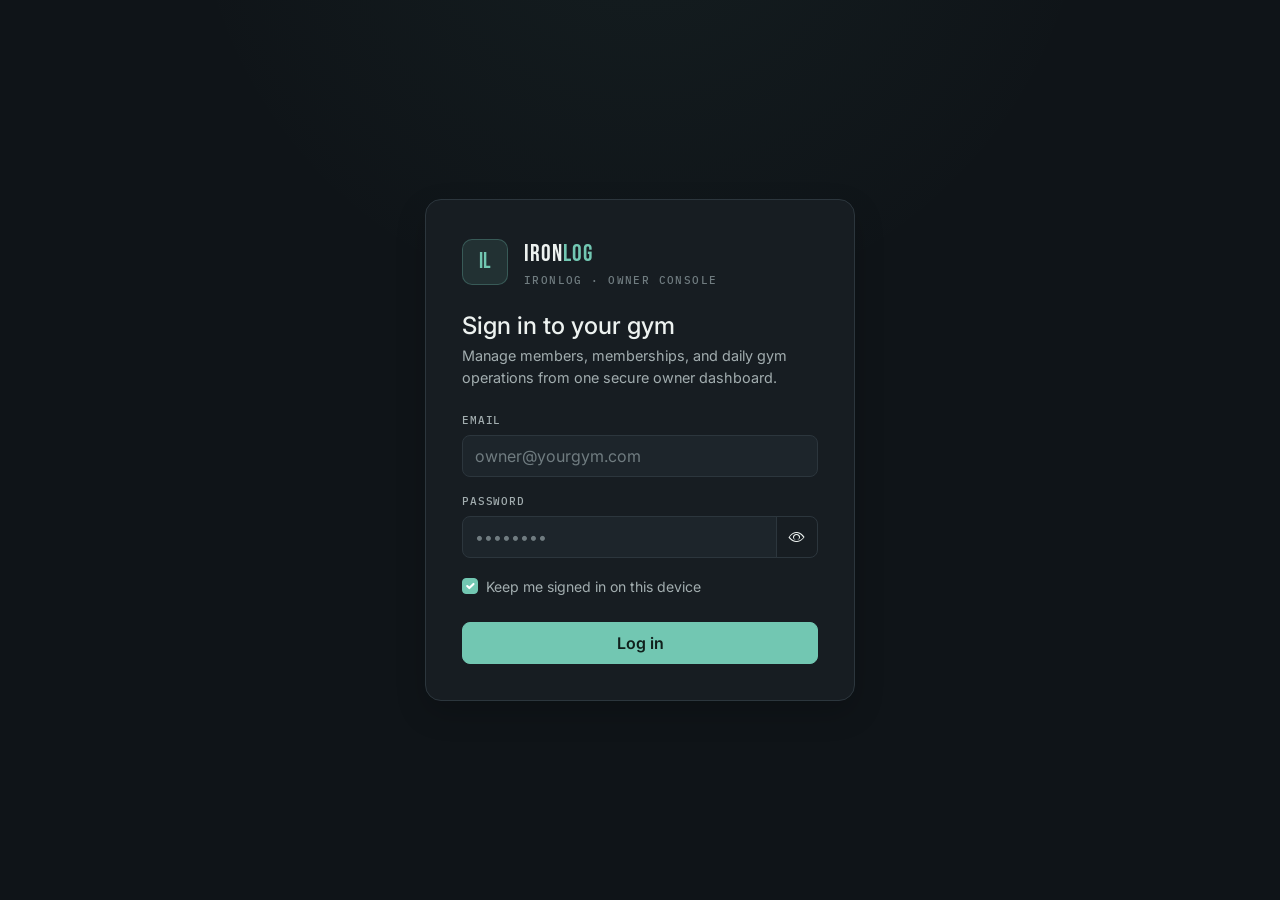
<file: frontend/index.html>
<!DOCTYPE html>
<html lang="en">
<head>
<meta charset="UTF-8" />
<meta name="viewport" content="width=device-width, initial-scale=1.0" />
<title>IRONLOG — Owner Login</title>

<link rel="preconnect" href="https://fonts.googleapis.com">
<link href="https://fonts.googleapis.com/css2?family=Bebas+Neue&family=Inter:wght@400;500;600;700&family=IBM+Plex+Mono:wght@400;500&display=swap" rel="stylesheet">

<link href="https://cdn.jsdelivr.net/npm/bootstrap@5.3.3/dist/css/bootstrap.min.css" rel="stylesheet">
<link rel="stylesheet" href="https://cdn.jsdelivr.net/npm/bootstrap-icons@1.11.3/font/bootstrap-icons.css">
<link rel="stylesheet" href="assets/css/style.css">
</head>
<body>

<div class="auth-shell">
  <div class="auth-card">

    <div class="d-flex align-items-center gap-3 mb-4">
      <div class="auth-mark">IL</div>
      <div>
        <div class="ig-brand mb-0">IRON<span>LOG</span></div>
        <div class="eyebrow">IRONLOG · Owner Console</div>
      </div>
    </div>

    <h1 class="h4 mb-1" style="font-family:var(--font-body); text-transform:none; letter-spacing:0;">Sign in to your gym</h1>
    <p class="text-muted-2 mb-4" style="font-size:0.9rem;">Manage members, memberships, and daily gym operations from one secure owner dashboard.</p>

    <div id="loginError" class="auth-error mb-3"></div>
    <div id="expiredNotice" class="auth-error mb-3" style="display:none; color: var(--muted); border-color: var(--line); background: var(--panel-2);">
      Your session expired. Please sign in again.
    </div>

    <form id="loginForm" novalidate>
      <div class="mb-3">
        <label class="form-label" for="email">Email</label>
        <input type="email" class="form-control" id="email" placeholder="owner@yourgym.com" required autocomplete="username">
      </div>

      <div class="mb-3">
        <label class="form-label" for="password">Password</label>
        <div class="input-group">
          <input type="password" class="form-control" id="password" placeholder="••••••••" required autocomplete="current-password">
          <button class="btn btn-outline-line" type="button" id="togglePw" tabindex="-1" aria-label="Show password">
            <i class="bi bi-eye"></i>
          </button>
        </div>
      </div>

      <div class="form-check mb-4">
        <input class="form-check-input" type="checkbox" id="remember" checked>
        <label class="form-check-label" for="remember">Keep me signed in on this device</label>
      </div>

      <button type="submit" class="btn btn-accent w-100 py-2" id="loginBtn">
        <span id="loginBtnText">Log in</span>
        <span id="loginSpinner" class="spinner-border spinner-border-sm ms-2" style="display:none;"></span>
      </button>
    </form>
  </div>
</div>

<script src="assets/js/config.js"></script>
<script src="assets/js/login.js"></script>
</body>
</html>
</file>
<file: frontend/assets/css/style.css>
/* =========================================================
   IRONLOG — Gym Owner Console
   Professional, calm, responsive design system
   ========================================================= */
:root {
  --ink:#0f1418; --panel:#171d22; --panel-2:#1d252b; --panel-3:#222c33;
  --line:#2c363d; --accent:#72c7b2; --accent-dim:#5eaa98; --amber:#d9aa5f;
  --text:#edf2f0; --muted:#a2adaf; --muted-2:#707c80;
  --font-display:'Bebas Neue','Oswald',sans-serif;
  --font-body:'Inter',-apple-system,BlinkMacSystemFont,"Segoe UI",sans-serif;
  --font-mono:'IBM Plex Mono',monospace;
  --radius:12px; --radius-sm:8px; --shadow:0 12px 30px rgba(0,0,0,.18);
}
*{box-sizing:border-box}
html{background:var(--ink);min-height:100%}
body{margin:0;min-height:100vh;background:radial-gradient(circle at 50% -15%,rgba(114,199,178,.055),transparent 38%),var(--ink);color:var(--text);font-family:var(--font-body);-webkit-font-smoothing:antialiased}
::selection{background:rgba(114,199,178,.25);color:var(--text)}
h1,h2,h3,.display-font{font-family:var(--font-display);letter-spacing:.025em;text-transform:uppercase;font-weight:400}
.eyebrow{color:var(--muted-2);font-family:var(--font-mono);font-size:.68rem;font-weight:500;letter-spacing:.13em;text-transform:uppercase}
a{color:var(--accent)} .text-muted-2{color:var(--muted)!important}

/* Navigation */
.ig-nav{background:rgba(15,20,24,.94);border-bottom:1px solid var(--line);backdrop-filter:blur(14px)}
.ig-brand{color:var(--text);font-family:var(--font-display);font-size:1.5rem;letter-spacing:.045em}
.ig-brand span{color:var(--accent)}
.btn{min-height:40px;border-radius:var(--radius-sm);font-weight:600;transition:background .16s ease,border-color .16s ease,transform .16s ease}
.btn-sm{min-height:34px}
.btn-accent{background:var(--accent);border:1px solid var(--accent);color:#10201c}
.btn-accent:hover,.btn-accent:focus{background:var(--accent-dim);border-color:var(--accent-dim);color:#10201c;transform:translateY(-1px)}
.btn-accent:disabled{opacity:.6;transform:none}
.btn-outline-line{background:transparent;border:1px solid var(--line);color:var(--text)}
.btn-outline-line:hover,.btn-outline-line:focus{background:var(--panel-2);border-color:#46535a;color:var(--text)}

/* Login */
.auth-shell{min-height:100vh;display:flex;align-items:center;justify-content:center;padding:32px 16px}
.auth-card{width:100%;max-width:430px;padding:36px;background:var(--panel);border:1px solid var(--line);border-radius:16px;box-shadow:var(--shadow)}
.auth-mark{width:46px;height:46px;display:flex;align-items:center;justify-content:center;border-radius:10px;background:rgba(114,199,178,.12);border:1px solid rgba(114,199,178,.28);color:var(--accent);font-family:var(--font-display);font-size:1.4rem}
.form-control,.form-select{min-height:42px;background:var(--panel-2);border:1px solid var(--line);border-radius:var(--radius-sm);color:var(--text)}
.form-control:focus,.form-select:focus{background:var(--panel-2);color:var(--text);border-color:rgba(114,199,178,.65);box-shadow:0 0 0 3px rgba(114,199,178,.09)}
.form-control::placeholder{color:var(--muted-2)}
.form-select option{background:var(--panel-2);color:var(--text)}
label.form-label{display:block;margin-bottom:.42rem;color:var(--muted);font-family:var(--font-mono);font-size:.68rem;font-weight:500;letter-spacing:.08em;text-transform:uppercase}
.form-check-input{background-color:var(--panel-2);border-color:var(--line)}
.form-check-input:checked{background-color:var(--accent);border-color:var(--accent)}
.form-check-label{color:var(--muted);font-size:.88rem}
.auth-error{display:none;padding:.7rem .85rem;border:1px solid rgba(217,170,95,.3);border-radius:var(--radius-sm);background:rgba(217,170,95,.08);color:var(--amber);font-size:.84rem}

/* Main / hero */
main.container-fluid{width:min(1320px,100%)}
.hero-card{position:relative;overflow:hidden;padding:28px;background:var(--panel);border:1px solid var(--line);border-radius:var(--radius);box-shadow:0 8px 24px rgba(0,0,0,.12)}
.hero-card::after{content:"";position:absolute;width:260px;height:260px;top:-145px;right:-110px;border-radius:50%;background:radial-gradient(circle,rgba(114,199,178,.08),transparent 68%);pointer-events:none}
.owner-photo{width:88px;height:88px;display:block;object-fit:cover;border:2px solid #34434a;border-radius:50%;background:var(--panel-2)}
.gym-name-input{width:100%;color:var(--text);font-family:var(--font-display);font-size:2.25rem;line-height:1;letter-spacing:.02em;text-transform:uppercase}
.about-input{max-width:720px;color:var(--muted);font-size:.9rem;line-height:1.55}
.tick-divider{height:1px;margin:24px 0;background:var(--line)}

/* Stats */
.stat-card{position:relative;height:100%;padding:20px;background:var(--panel);border:1px solid var(--line);border-radius:var(--radius);box-shadow:0 5px 16px rgba(0,0,0,.08)}
.stat-card .stat-label{color:var(--muted);font-family:var(--font-mono);font-size:.67rem;font-weight:500;letter-spacing:.1em;text-transform:uppercase}
.stat-card .stat-value{margin-top:.45rem;color:var(--text);font-family:var(--font-display);font-size:2.65rem;line-height:1}
.stat-card.alert .stat-value{color:var(--amber)}
.stat-card .stat-sub{margin-top:.35rem;color:var(--muted-2);font-size:.76rem}
.stat-icon{position:absolute;top:20px;right:20px;color:var(--muted-2);font-size:1.1rem}

/* Filters */
.filter-rack{padding:20px;background:var(--panel);border:1px solid var(--line);border-radius:var(--radius)}
.filter-rack .rack-label{margin-bottom:12px;color:var(--muted-2);font-family:var(--font-mono);font-size:.67rem;font-weight:500;letter-spacing:.1em;text-transform:uppercase}
.nav-pills{gap:6px}
.nav-pills .nav-link{margin:0;padding:.45rem .78rem;border:1px solid var(--line);border-radius:999px;color:var(--muted);font-family:var(--font-body);font-size:.76rem;font-weight:500;text-transform:none;white-space:nowrap}
.nav-pills .nav-link.active{background:rgba(114,199,178,.12);border-color:rgba(114,199,178,.42);color:var(--accent)}
.nav-pills .nav-link:hover:not(.active){background:var(--panel-2);border-color:#455159;color:var(--text)}

/* Results */
.results-panel{overflow:hidden;background:var(--panel);border:1px solid var(--line);border-radius:var(--radius)}
.results-head{display:flex;align-items:center;justify-content:space-between;gap:12px;flex-wrap:wrap;padding:16px 20px;border-bottom:1px solid var(--line)}
.table-responsive{scrollbar-color:var(--line) transparent}
.table-ig{margin:0;color:var(--text)}
.table-ig thead th{padding:.75rem 1rem;background:var(--panel-2);border-bottom:1px solid var(--line);color:var(--muted-2);font-family:var(--font-mono);font-size:.64rem;font-weight:500;letter-spacing:.08em;text-transform:uppercase;white-space:nowrap}
.table-ig td{padding:.85rem 1rem;border-bottom:1px solid rgba(44,54,61,.75);color:var(--text);font-size:.86rem;vertical-align:middle}
.table-ig tbody tr{transition:background .12s ease}
.table-ig tbody tr:hover{background:rgba(255,255,255,.018)}
.table-ig tbody tr:last-child td{border-bottom:none}
.badge-status{display:inline-flex;align-items:center;padding:.3rem .6rem;border-radius:999px;font-family:var(--font-mono);font-size:.64rem;font-weight:500;letter-spacing:.04em;text-transform:uppercase}
.badge-status.active{background:rgba(114,199,178,.10);color:var(--accent);border:1px solid rgba(114,199,178,.2)}
.badge-status.expired{background:rgba(217,170,95,.10);color:var(--amber);border:1px solid rgba(217,170,95,.2)}
.badge-status.other{background:rgba(162,173,175,.08);color:var(--muted);border:1px solid var(--line)}
.member-card{margin-bottom:10px;padding:15px;background:var(--panel-2);border:1px solid var(--line);border-radius:var(--radius-sm)}
.member-card .m-name{color:var(--text);font-size:.96rem;font-weight:600}
.member-card .m-meta{color:var(--muted);font-size:.78rem;line-height:1.55}
.empty-state{padding:48px 16px;color:var(--muted);text-align:center}
.empty-state .bi{margin-bottom:8px;color:var(--muted-2);font-size:2rem}
.spinner-accent{width:28px;height:28px;border:3px solid var(--line);border-top-color:var(--accent);border-radius:50%;animation:spin .8s linear infinite}
@keyframes spin{to{transform:rotate(360deg)}}
.toast-ig{background:var(--panel-3);border:1px solid var(--line);color:var(--text);box-shadow:var(--shadow)}
.pagination .page-link{background:var(--panel-2);border-color:var(--line);color:var(--muted)}
.pagination .page-item.active .page-link{background:rgba(114,199,178,.12);border-color:rgba(114,199,178,.42);color:var(--accent)}
.pagination .page-link:hover{background:var(--panel-3);color:var(--text)}

/* Modals */
.modal-content{background:var(--panel);border:1px solid var(--line);border-radius:var(--radius);color:var(--text);box-shadow:0 20px 60px rgba(0,0,0,.35)}
.modal-header,.modal-footer{border-color:var(--line)}
.modal-body{color:var(--text)}
.detail-row{display:flex;justify-content:space-between;gap:20px;padding:.65rem 0;border-bottom:1px dashed var(--line);font-size:.88rem}
.detail-row:last-child{border-bottom:none}
.detail-row .k{color:var(--muted);font-family:var(--font-mono);font-size:.68rem;letter-spacing:.05em;text-transform:uppercase}
.btn-close-white{opacity:.7}.btn-close-white:hover{opacity:1}

/* Accessibility */
a:focus-visible,button:focus-visible,.form-control:focus-visible,.form-select:focus-visible{outline:2px solid rgba(114,199,178,.75);outline-offset:2px}
@media (prefers-reduced-motion:reduce){*{animation:none!important;transition:none!important}}

/* Responsive */
@media (max-width:767.98px){
  .auth-card{padding:28px 22px;border-radius:14px}
  .hero-card{padding:20px}.owner-photo{width:68px;height:68px}
  .gym-name-input{font-size:1.75rem}.about-input{font-size:.84rem;line-height:1.5}
  .stat-card{padding:16px}.stat-card .stat-value{font-size:2.15rem}.stat-icon{top:16px;right:16px}
  .filter-rack{padding:16px}.nav-pills{flex-wrap:nowrap;overflow-x:auto;padding-bottom:4px;scrollbar-width:thin}
  .nav-pills .nav-link{flex:0 0 auto}.results-head{padding:14px 16px}.table-ig td{padding:.7rem .8rem}
}
@media (max-width:575.98px){
  .auth-shell{padding:20px 12px}.hero-card .row{flex-wrap:nowrap}.hero-card .col{min-width:0}
  .gym-name-input{font-size:1.55rem}.stat-card .stat-label{max-width:80%;line-height:1.35}
  .stat-card .stat-sub{max-width:90%}.form-control,.form-select{min-height:44px}.modal-dialog{margin:10px}
}


/* ---------- Final readability polish ---------- */
/* Bootstrap's .table defaults are overridden explicitly so member rows
   remain dark and readable instead of becoming white. */
.table-ig {
  --bs-table-bg: var(--panel);
  --bs-table-color: var(--text);
  --bs-table-border-color: var(--line);
  --bs-table-hover-bg: rgba(255,255,255,.018);
  --bs-table-hover-color: var(--text);
  background: var(--panel);
}

.table-ig > :not(caption) > * > * {
  background-color: transparent !important;
  color: inherit !important;
  box-shadow: none !important;
}

.table-ig tbody tr {
  background: var(--panel) !important;
}

.table-ig tbody tr:hover {
  background: rgba(255,255,255,.018) !important;
}

.table-ig td:first-child {
  font-weight: 600;
}

.table-ig .btn-group {
  display: inline-flex;
  overflow: hidden;
  border: 1px solid var(--line);
  border-radius: 8px;
}

.table-ig .btn-group .btn {
  min-width: 36px;
  min-height: 34px;
  border: 0;
  border-right: 1px solid var(--line);
  border-radius: 0;
  color: var(--muted);
}

.table-ig .btn-group .btn:last-child { border-right: 0; }
.table-ig .btn-group .btn:hover {
  background: var(--panel-3);
  color: var(--text);
}

/* ---------- Member profile modal ---------- */
.modal-kicker {
  margin-bottom: 2px;
  color: var(--muted-2);
  font-family: var(--font-mono);
  font-size: .62rem;
  font-weight: 500;
  letter-spacing: .11em;
  text-transform: uppercase;
}

.modal-title {
  color: var(--text);
  font-family: var(--font-display);
  font-size: 1.25rem;
  letter-spacing: .025em;
  text-transform: uppercase;
}

.member-profile {
  display: flex;
  align-items: center;
  gap: 14px;
  padding: 16px;
  margin-bottom: 16px;
  background: var(--panel-2);
  border: 1px solid var(--line);
  border-radius: 10px;
}

.member-profile-icon {
  width: 48px;
  height: 48px;
  flex: 0 0 48px;
  display: grid;
  place-items: center;
  border-radius: 50%;
  background: rgba(114,199,178,.10);
  border: 1px solid rgba(114,199,178,.25);
  color: var(--accent);
  font-size: 1.15rem;
}

.member-profile-main {
  min-width: 0;
  flex: 1;
}

.member-profile-main h3 {
  margin: 0 0 3px;
  color: var(--text);
  font-family: var(--font-body);
  font-size: 1rem;
  font-weight: 650;
  letter-spacing: 0;
  text-transform: none;
}

.member-profile-main p {
  margin: 0;
  overflow: hidden;
  color: var(--muted);
  font-size: .78rem;
  text-overflow: ellipsis;
  white-space: nowrap;
}

.member-detail-grid {
  display: grid;
  grid-template-columns: repeat(2, minmax(0, 1fr));
  gap: 10px;
  margin-bottom: 14px;
}

.member-detail-card {
  padding: 13px 14px;
  background: rgba(255,255,255,.018);
  border: 1px solid var(--line);
  border-radius: 9px;
}

.member-detail-card .k {
  display: block;
  margin-bottom: 5px;
  color: var(--muted-2);
  font-family: var(--font-mono);
  font-size: .61rem;
  letter-spacing: .08em;
  text-transform: uppercase;
}

.member-detail-card strong {
  display: block;
  overflow: hidden;
  color: var(--text);
  font-size: .88rem;
  font-weight: 600;
  text-overflow: ellipsis;
  white-space: nowrap;
}

.member-detail-card small {
  color: var(--muted);
  font-size: .7rem;
  font-weight: 400;
}

.member-dates {
  padding: 4px 14px;
  background: var(--panel-2);
  border: 1px solid var(--line);
  border-radius: 9px;
}

.member-date-row {
  display: flex;
  align-items: center;
  gap: 11px;
  padding: 11px 0;
}

.member-date-row + .member-date-row {
  border-top: 1px solid var(--line);
}

.date-icon {
  width: 32px;
  height: 32px;
  display: grid;
  place-items: center;
  flex: 0 0 32px;
  border-radius: 7px;
  background: rgba(114,199,178,.07);
  color: var(--accent);
}

.member-date-row span {
  display: block;
  color: var(--muted-2);
  font-size: .67rem;
}

.member-date-row strong {
  display: block;
  margin-top: 1px;
  color: var(--text);
  font-size: .82rem;
  font-weight: 600;
}

@media (max-width:575.98px) {
  .member-profile {
    align-items: flex-start;
    flex-wrap: wrap;
  }

  .member-profile .badge-status {
    margin-left: 62px;
    margin-top: -4px;
  }

  .member-detail-grid {
    gap: 8px;
  }

  .member-detail-card {
    padding: 11px 12px;
  }
}
</file>
